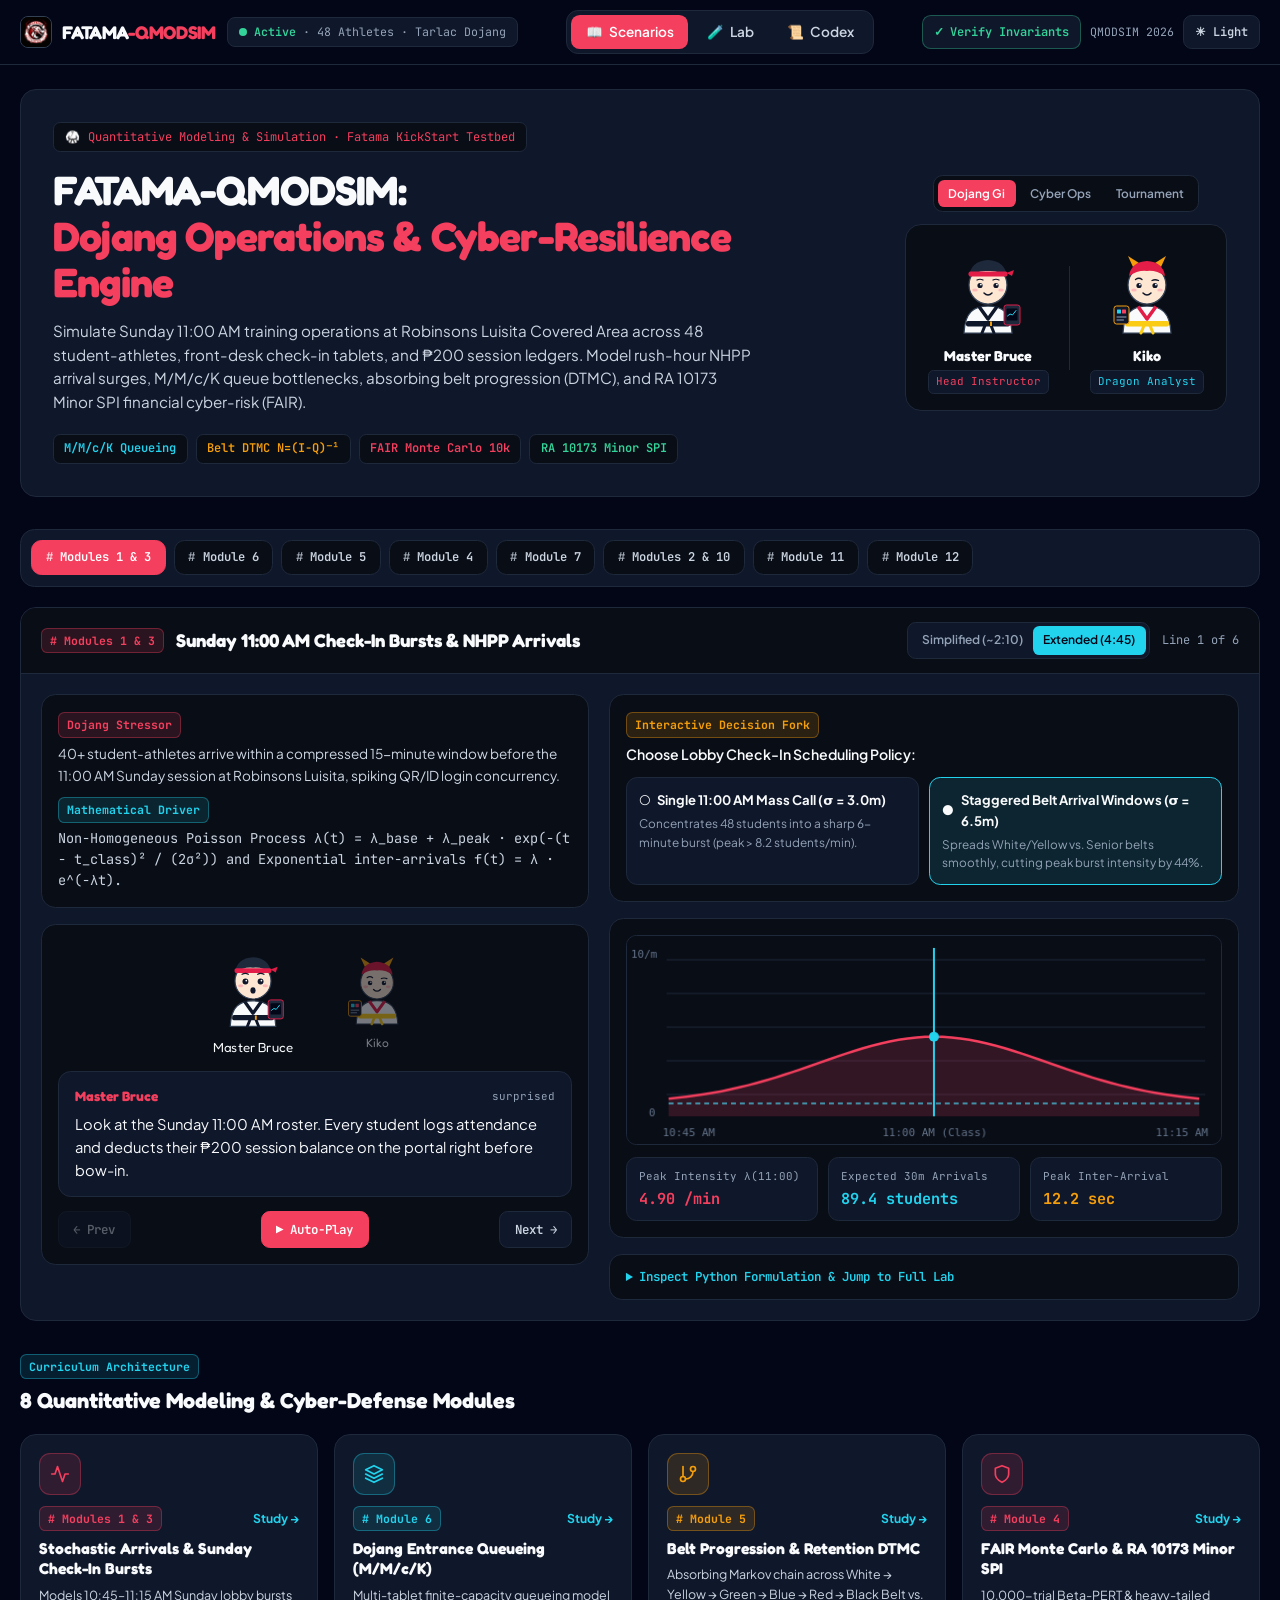
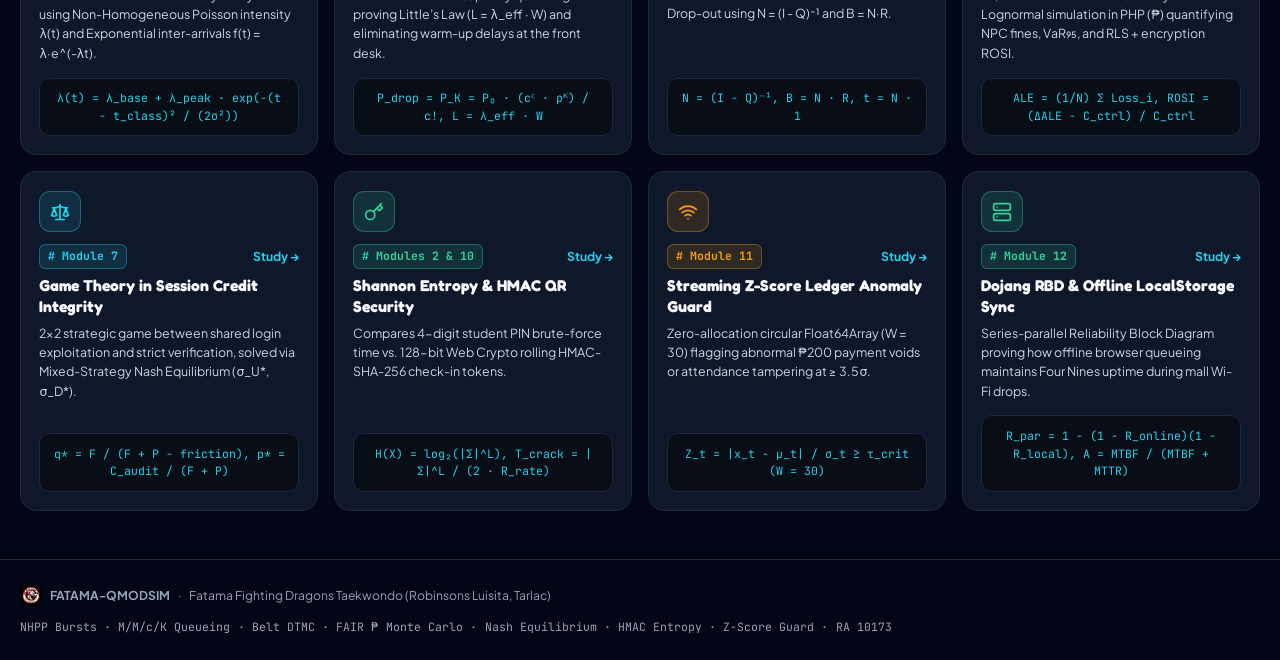
<file: index.html>
<!DOCTYPE html>
<html lang="en">
<head>
  <meta charset="utf-8">
  <meta http-equiv="refresh" content="0; url=qmodsim.html">
  <title>FATAMA-QMODSIM</title>
  <link rel="icon" type="image/x-icon" href="images/favicon.ico">
  <script>
    window.location.replace("qmodsim.html");
  </script>
</head>
<body>
  <p>Redirecting to <a href="qmodsim.html">FATAMA-QMODSIM</a>...</p>
</body>
</html>
</file>
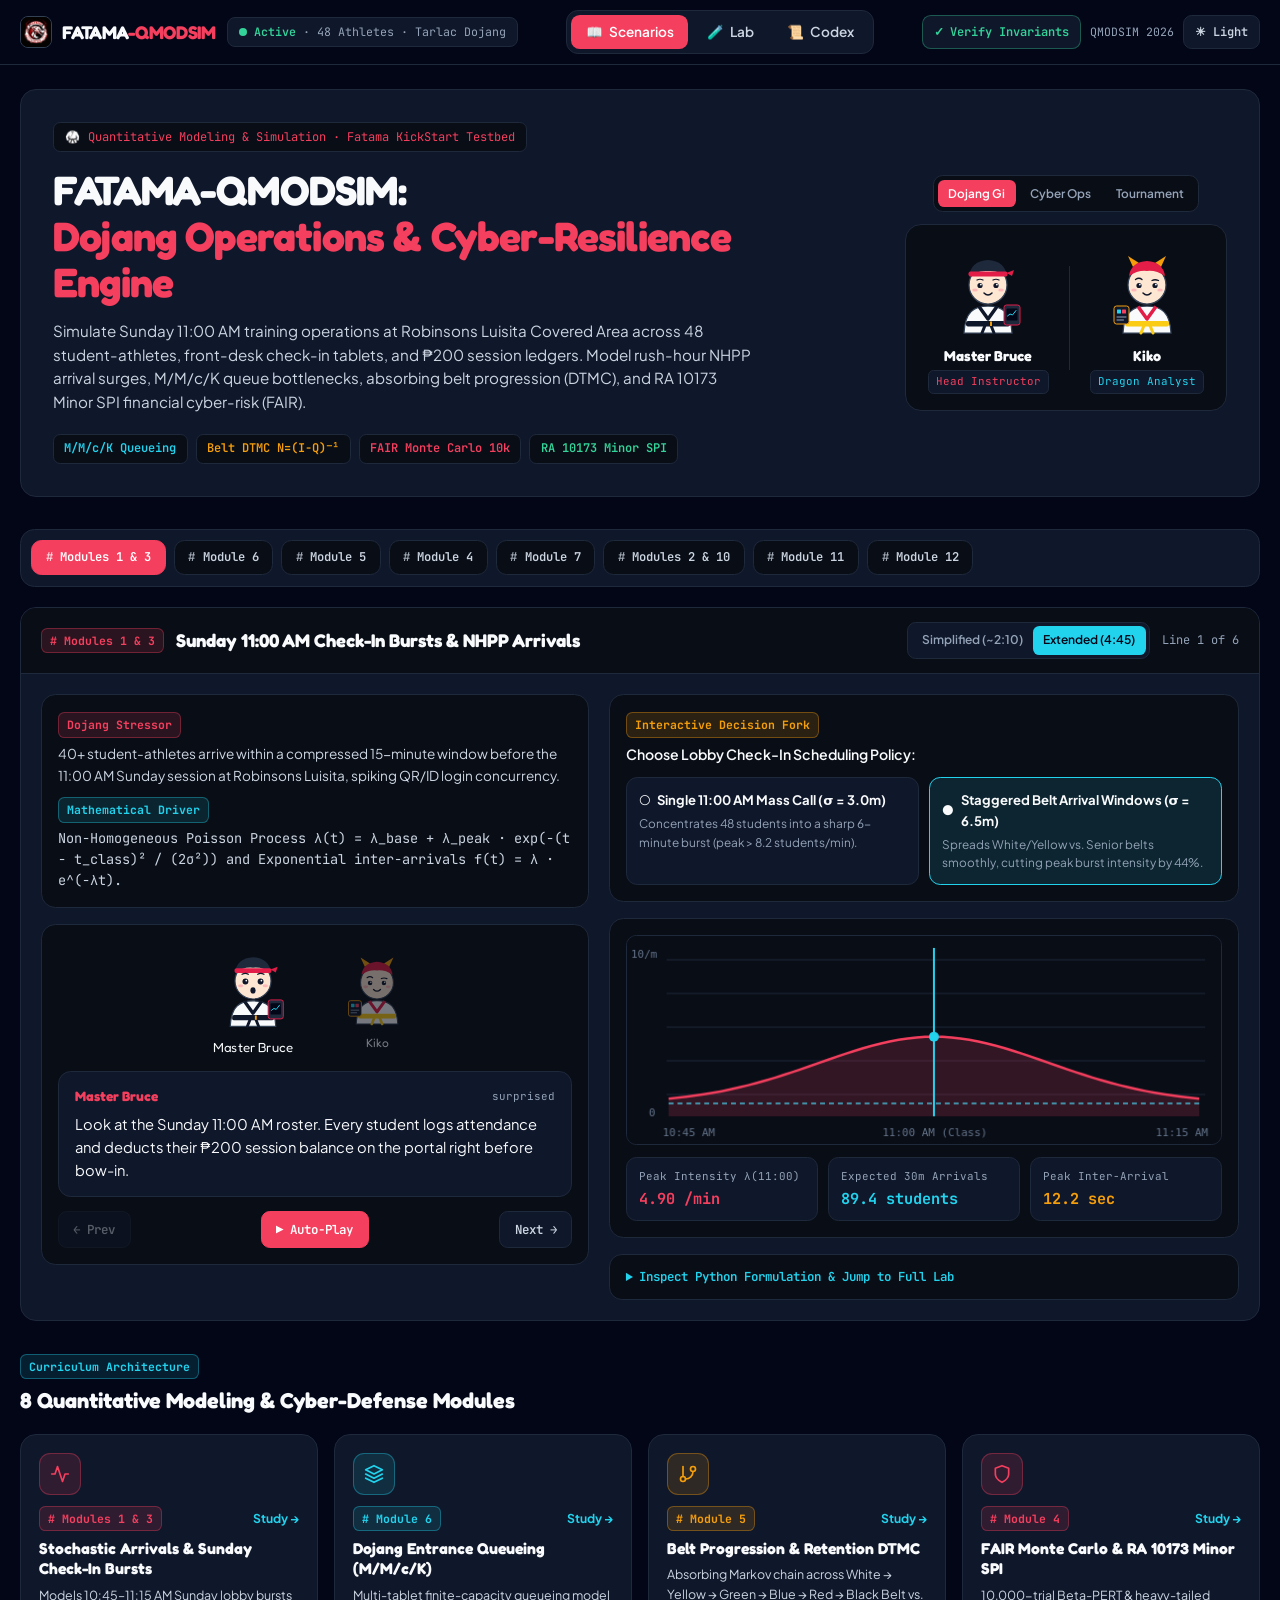
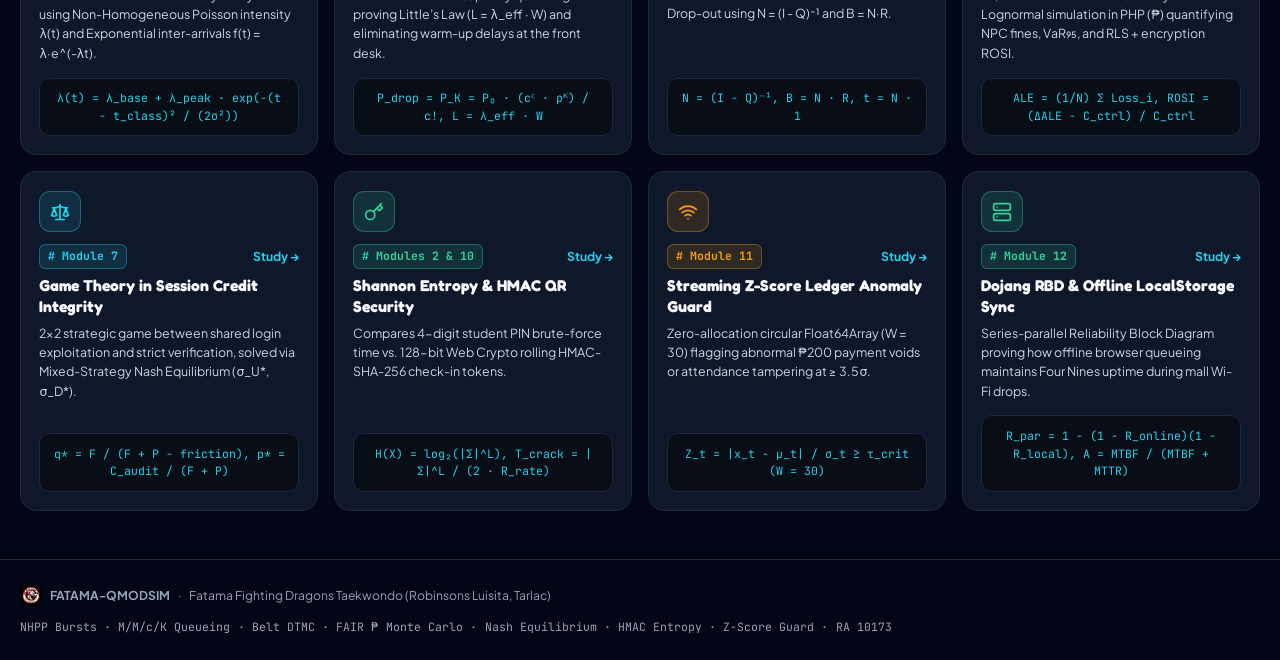
<file: qmodsim.html>
<!doctype html>
<html lang="en" class="dark" data-theme="dark">
<head>
  <meta charset="UTF-8" />
  <meta name="viewport" content="width=device-width, initial-scale=1.0" />
  <title>FATAMA-QMODSIM: Dojang Operations &amp; Cyber-Resilience Engine</title>
  <link rel="icon" type="image/x-icon" href="images/favicon.ico" />
  <link rel="apple-touch-icon" href="images/fatama_logo.png" />
  <meta name="description" content="Interactive QMODSIM Web Artifact for Fatama Fighting Dragons Taekwondo: NHPP Sunday check-in bursts, M/M/c/K tablet queues, DTMC belt progression, FAIR RA 10173 Monte Carlo, Nash Game Theory, HMAC entropy, Z-score anomaly guard, and RBD offline sync." />
  <link rel="preconnect" href="https://fonts.googleapis.com" />
  <link rel="preconnect" href="https://fonts.gstatic.com" crossorigin />
  <link href="https://fonts.googleapis.com/css2?family=Fredoka:wght@500;600;700&family=JetBrains+Mono:wght@400;500;600;700&family=Plus+Jakarta+Sans:wght@400;500;600;700&display=swap" rel="stylesheet" media="print" onload="this.media='all'" />
  <link rel="stylesheet" href="src/styles/qmodsim.css" />
</head>
<body>
  <div id="app"></div>
  <script type="module" src="src/app.js"></script>
</body>
</html>
</file>
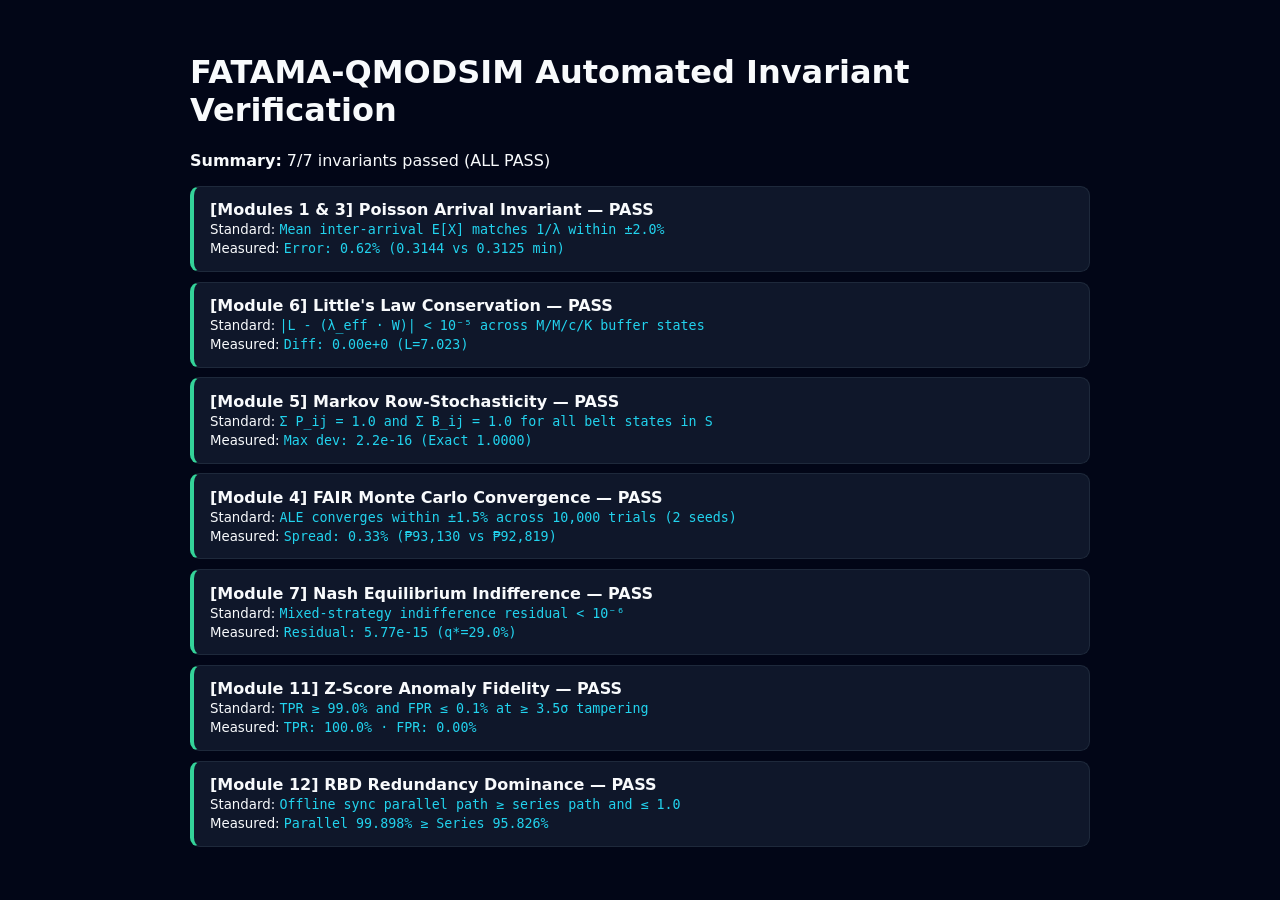
<file: tests/verify.html>
<!doctype html>
<html lang="en">
<head>
  <meta charset="UTF-8" />
  <title>FATAMA-QMODSIM Engine Verification Runner</title>
  <style>
    body { font-family: system-ui, sans-serif; background: #020617; color: #f8fafc; padding: 2rem; max-width: 900px; margin: 0 auto; }
    .row { padding: 0.85rem 1rem; margin: 0.6rem 0; border-radius: 0.6rem; background: #0f172a; border: 1px solid #1e293b; }
    .pass { border-left: 4px solid #34d399; }
    .fail { border-left: 4px solid #f43f5e; }
    code { font-family: ui-monospace, monospace; color: #22d3ee; }
  </style>
</head>
<body>
  <h1>FATAMA-QMODSIM Automated Invariant Verification</h1>
  <div id="output">Running mathematical invariant checks...</div>
  <script type="module">
    import { runInvariantChecks } from '../src/engines/validation.js';
    const results = runInvariantChecks();
    const out = document.getElementById('output');
    const allOk = results.every((r) => r.passed);
    out.innerHTML = `<p><strong>Summary:</strong> ${results.filter((r) => r.passed).length}/${results.length} invariants passed (${allOk ? 'ALL PASS' : 'FAILURE'})</p>` +
      results.map((r) => `
        <div class="row ${r.passed ? 'pass' : 'fail'}">
          <strong>[${r.module}] ${r.target} — ${r.passed ? 'PASS' : 'FAIL'}</strong><br/>
          <small>Standard: <code>${r.standard}</code></small><br/>
          <small>Measured: <code>${r.measured}</code></small>
        </div>
      `).join('');
  </script>
</body>
</html>
</file>
<file: src/styles/qmodsim.css>
/* FATAMA-QMODSIM Dual-Theme Design System (Dark & Light)
   Modeled after PULSE-GUARD's crisp 1px-bordered editorial workbench */

:root {
  --bg-app: #020617;
  --bg-surface: #0f172a;
  --bg-recessed: #090d16;
  --bg-elevated: #1e293b;
  --border: #1e293b;
  --border-strong: #334155;
  --text-primary: #f8fafc;
  --text-secondary: #cbd5e1;
  --text-muted: #94a3b8;
  --crimson: #f43f5e;
  --crimson-bg: rgba(244, 63, 94, 0.14);
  --crimson-border: rgba(244, 63, 94, 0.35);
  --cyan: #22d3ee;
  --cyan-bg: rgba(34, 211, 238, 0.12);
  --cyan-border: rgba(34, 211, 238, 0.35);
  --gold: #f59e0b;
  --gold-bg: rgba(245, 158, 11, 0.14);
  --gold-border: rgba(245, 158, 11, 0.35);
  --emerald: #34d399;
  --emerald-bg: rgba(52, 211, 153, 0.14);
  --emerald-border: rgba(52, 211, 153, 0.35);
  --font-display: 'Fredoka', system-ui, -apple-system, sans-serif;
  --font-body: 'Plus Jakarta Sans', system-ui, -apple-system, sans-serif;
  --font-mono: 'JetBrains Mono', ui-monospace, SFMono-Regular, monospace;
  color-scheme: dark;
}

html.light {
  --bg-app: #f8fafc;
  --bg-surface: #ffffff;
  --bg-recessed: #f1f5f9;
  --bg-elevated: #e2e8f0;
  --border: #e2e8f0;
  --border-strong: #cbd5e1;
  --text-primary: #0f172a;
  --text-secondary: #334155;
  --text-muted: #64748b;
  --crimson: #e11d48;
  --crimson-bg: #fff1f2;
  --crimson-border: #fecdd3;
  --cyan: #0284c7;
  --cyan-bg: #f0f9ff;
  --cyan-border: #bae6fd;
  --gold: #d97706;
  --gold-bg: #fffbeb;
  --gold-border: #fde68a;
  --emerald: #16a34a;
  --emerald-bg: #ecfdf5;
  --emerald-border: #a7f3d0;
  color-scheme: light;
}

*, *::before, *::after { box-sizing: border-box; }

body {
  margin: 0;
  background: var(--bg-app);
  color: var(--text-primary);
  font-family: var(--font-body);
  line-height: 1.55;
  -webkit-font-smoothing: antialiased;
}

button { font: inherit; color: inherit; cursor: pointer; }
code, pre { font-family: var(--font-mono); }
.tabular-nums { font-variant-numeric: tabular-nums; font-family: var(--font-mono); }
.mono-sm { font-family: var(--font-mono); font-size: 0.8rem; color: var(--text-secondary); margin: 0.25rem 0 0; }
.text-cyan { color: var(--cyan); }
.text-rose { color: var(--crimson); }
.text-gold { color: var(--gold); }
.text-emerald { color: var(--emerald); }

.app-frame { min-height: 100vh; display: flex; flex-direction: column; }

/* Sticky Top Bar */
.top-header {
  position: sticky;
  top: 0;
  z-index: 40;
  background: var(--bg-app);
  border-bottom: 1px solid var(--border);
  padding: 0 1.25rem;
}

.header-inner {
  max-width: 80rem;
  margin: 0 auto;
  height: 4rem;
  display: flex;
  align-items: center;
  justify-content: space-between;
  gap: 1rem;
}

.brand-group { display: flex; align-items: center; gap: 0.75rem; min-width: 0; }
.brand-btn {
  display: inline-flex; align-items: center; gap: 0.6rem;
  background: transparent; border: none; padding: 0; text-align: left;
}
.brand-emblem { width: 2rem; height: 2rem; border-radius: 0.5rem; object-fit: cover; border: 1px solid var(--border-strong); }
.brand-wordmark { font-family: var(--font-display); font-size: 1.15rem; font-weight: 700; letter-spacing: -0.02em; }
.brand-accent { color: var(--crimson); }

.status-badge {
  display: inline-flex; align-items: center; gap: 0.45rem;
  padding: 0.28rem 0.65rem; border-radius: 0.5rem;
  background: var(--bg-surface); border: 1px solid var(--border);
  font-family: var(--font-mono); font-size: 0.73rem; color: var(--text-muted);
}
.pulse-dot { width: 0.5rem; height: 0.5rem; border-radius: 999px; background: var(--emerald); }
.status-ok-text { color: var(--emerald); font-weight: 600; }

.main-nav {
  display: flex; align-items: center; gap: 0.25rem; padding: 0.25rem;
  background: var(--bg-surface); border: 1px solid var(--border); border-radius: 0.75rem;
}
.mobile-nav-bar { display: none; }

.nav-pill {
  display: inline-flex; align-items: center; gap: 0.4rem;
  padding: 0.4rem 0.9rem; border-radius: 0.55rem; border: none;
  background: transparent; color: var(--text-secondary);
  font-size: 0.85rem; font-weight: 600; transition: background 0.15s, color 0.15s;
}
.nav-pill:hover { background: var(--bg-recessed); color: var(--text-primary); }
.nav-pill.is-active { background: var(--crimson); color: #ffffff; }

.header-actions { display: flex; align-items: center; gap: 0.55rem; }
.qmod-year { font-family: var(--font-mono); font-size: 0.72rem; color: var(--text-muted); }

.validation-trigger-btn, .theme-toggle-btn {
  display: inline-flex; align-items: center; gap: 0.35rem;
  padding: 0.4rem 0.7rem; border-radius: 0.55rem;
  background: var(--bg-surface); border: 1px solid var(--border);
  font-family: var(--font-mono); font-size: 0.75rem; font-weight: 600;
  color: var(--text-secondary);
}
.validation-trigger-btn { border-color: var(--emerald-border); color: var(--emerald); }
.validation-trigger-btn:hover, .theme-toggle-btn:hover { background: var(--bg-recessed); }

/* Main Container & Hero Card */
.main-container {
  flex: 1;
  width: 100%;
  max-width: 80rem;
  margin: 0 auto;
  padding: 1.5rem 1.25rem 3rem;
  display: flex;
  flex-direction: column;
  gap: 2rem;
}

.hero-card {
  background: var(--bg-surface);
  border: 1px solid var(--border);
  border-radius: 1rem;
  padding: 2rem;
  display: flex;
  align-items: center;
  justify-content: space-between;
  gap: 2rem;
}

.hero-copy { flex: 1; max-width: 44rem; }
.hero-kicker {
  display: inline-flex; align-items: center; gap: 0.5rem;
  padding: 0.3rem 0.7rem; border-radius: 0.45rem;
  background: var(--bg-recessed); border: 1px solid var(--border);
  font-family: var(--font-mono); font-size: 0.75rem; color: var(--crimson);
  margin-bottom: 1rem;
}
.hero-title {
  font-family: var(--font-display);
  font-size: clamp(1.85rem, 3.2vw, 2.85rem);
  line-height: 1.12;
  margin: 0 0 0.85rem;
  letter-spacing: -0.02em;
}
.hero-accent { color: var(--crimson); }
.hero-desc { color: var(--text-secondary); font-size: 0.95rem; margin: 0 0 1.25rem; max-width: 66ch; }
.hero-tags { display: flex; flex-wrap: wrap; gap: 0.5rem; }

.tag-pill {
  padding: 0.3rem 0.65rem; border-radius: 0.45rem;
  background: var(--bg-recessed); border: 1px solid var(--border);
  font-size: 0.75rem; font-weight: 600;
}
.tag-cyan { color: var(--cyan); }
.tag-gold { color: var(--gold); }
.tag-crimson { color: var(--crimson); }
.tag-emerald { color: var(--emerald); }

.hero-mascot-col { display: flex; flex-direction: column; align-items: center; gap: 0.75rem; flex-shrink: 0; }
.variant-switcher {
  display: flex; gap: 0.25rem; padding: 0.25rem;
  background: var(--bg-recessed); border: 1px solid var(--border); border-radius: 0.6rem;
}
.variant-btn {
  border: none; background: transparent; padding: 0.28rem 0.65rem; border-radius: 0.4rem;
  font-size: 0.74rem; font-weight: 600; color: var(--text-muted);
}
.variant-btn.is-active { background: var(--crimson); color: #ffffff; }

.mascot-duo-card {
  display: flex; align-items: center; gap: 1.25rem;
  padding: 1rem 1.35rem; border-radius: 1rem;
  background: var(--bg-recessed); border: 1px solid var(--border);
}
.mascot-unit { display: flex; flex-direction: column; align-items: center; gap: 0.2rem; }
.mascot-unit strong { font-family: var(--font-display); font-size: 0.9rem; }
.duo-divider { width: 1px; height: 6.5rem; background: var(--border); }
.role-badge {
  font-family: var(--font-mono); font-size: 0.68rem; padding: 0.15rem 0.45rem;
  border-radius: 0.35rem; border: 1px solid var(--border); background: var(--bg-surface);
}
.role-badge.is-crimson { color: var(--crimson); }
.role-badge.is-cyan { color: var(--cyan); }

/* Pill Strip & Shared Cards */
.pill-strip {
  display: flex; gap: 0.5rem; overflow-x: auto; padding: 0.65rem;
  background: var(--bg-surface); border: 1px solid var(--border); border-radius: 0.9rem;
  margin-bottom: 1.25rem;
}
.strip-pill {
  display: inline-flex; align-items: center; gap: 0.45rem; white-space: nowrap;
  padding: 0.45rem 0.85rem; border-radius: 0.65rem;
  background: var(--bg-recessed); border: 1px solid var(--border);
  font-family: var(--font-mono); font-size: 0.76rem; font-weight: 600; color: var(--text-secondary);
}
.strip-pill.is-active { background: var(--crimson); border-color: var(--crimson); color: #ffffff; }
.strip-hash { opacity: 0.8; }

.badge-mono {
  display: inline-block; font-family: var(--font-mono); font-size: 0.72rem; font-weight: 700;
  padding: 0.18rem 0.5rem; border-radius: 0.4rem; border: 1px solid var(--border);
}
.badge-crimson { color: var(--crimson); background: var(--crimson-bg); border-color: var(--crimson-border); }
.badge-cyan { color: var(--cyan); background: var(--cyan-bg); border-color: var(--cyan-border); }
.badge-gold { color: var(--gold); background: var(--gold-bg); border-color: var(--gold-border); }
.badge-emerald { color: var(--emerald); background: var(--emerald-bg); border-color: var(--emerald-border); }
.badge-rose { color: var(--crimson); background: var(--crimson-bg); border-color: var(--crimson-border); }
.badge-muted { color: var(--text-muted); background: var(--bg-recessed); }

/* Scenarios Stage */
.scenario-stage {
  background: var(--bg-surface); border: 1px solid var(--border);
  border-radius: 1rem; overflow: hidden;
}
.stage-topbar {
  display: flex; align-items: center; justify-content: space-between; flex-wrap: wrap; gap: 0.75rem;
  padding: 0.9rem 1.25rem; background: var(--bg-recessed); border-bottom: 1px solid var(--border);
}
.stage-title-group { display: flex; align-items: center; gap: 0.75rem; min-width: 0; }
.stage-title { font-family: var(--font-display); font-size: 1.15rem; margin: 0; }
.stage-controls-right { display: flex; align-items: center; gap: 0.75rem; flex-wrap: wrap; }

.segmented-control {
  display: inline-flex; padding: 0.2rem; background: var(--bg-surface);
  border: 1px solid var(--border); border-radius: 0.55rem;
}
.seg-btn {
  border: none; background: transparent; padding: 0.3rem 0.65rem; border-radius: 0.4rem;
  font-size: 0.75rem; font-weight: 600; color: var(--text-muted);
}
.seg-btn.is-active { background: var(--cyan); color: #020617; }
.line-counter { font-size: 0.75rem; color: var(--text-muted); }

.stage-body {
  padding: 1.25rem;
  display: grid;
  grid-template-columns: 1fr 1.15fr;
  gap: 1.25rem;
}

.stage-dialogue-col, .stage-sim-col { display: flex; flex-direction: column; gap: 1rem; }

.threat-card, .dialogue-stage-box, .fork-panel, .scenario-visual-box {
  background: var(--bg-recessed); border: 1px solid var(--border);
  border-radius: 0.9rem; padding: 1rem;
}
.threat-row { margin-bottom: 0.65rem; }
.threat-row:last-child { margin-bottom: 0; }
.threat-row p { margin: 0.35rem 0 0; font-size: 0.85rem; color: var(--text-secondary); }

.dialogue-cast { display: flex; justify-content: center; gap: 2rem; margin-bottom: 0.9rem; }
.cast-avatar { display: flex; flex-direction: column; align-items: center; gap: 0.2rem; transition: opacity 0.2s, transform 0.2s; }
.cast-avatar.is-dimmed { opacity: 0.45; transform: scale(0.94); }
.cast-avatar.is-focused { opacity: 1; transform: scale(1.03); }
.cast-label { font-family: var(--font-display); font-size: 0.8rem; }

.speech-bubble {
  background: var(--bg-surface); border: 1px solid var(--border);
  border-radius: 0.8rem; padding: 0.9rem 1rem; margin-bottom: 0.9rem;
}
.speech-head { display: flex; justify-content: space-between; align-items: center; margin-bottom: 0.35rem; }
.speaker-tag { font-family: var(--font-display); font-size: 0.85rem; font-weight: 700; }
.speaker-tag.is-mentor { color: var(--crimson); }
.speaker-tag.is-apprentice { color: var(--cyan); }
.emotion-chip { font-family: var(--font-mono); font-size: 0.68rem; color: var(--text-muted); }
.speech-text { margin: 0; font-size: 0.92rem; color: var(--text-primary); }

.dialogue-nav { display: flex; justify-content: space-between; gap: 0.5rem; }

/* Buttons */
.btn-primary, .btn-secondary, .btn-danger, .btn-ghost-sm, .btn-chip {
  border-radius: 0.55rem; font-family: var(--font-mono); font-size: 0.78rem; font-weight: 600;
  padding: 0.48rem 0.9rem; border: 1px solid var(--border);
}
.btn-primary { background: var(--crimson); border-color: var(--crimson); color: #ffffff; }
.btn-primary:hover { filter: brightness(1.08); }
.btn-secondary { background: var(--bg-surface); color: var(--text-secondary); }
.btn-secondary:hover:not(:disabled) { background: var(--bg-elevated); }
.btn-secondary:disabled { opacity: 0.4; cursor: not-allowed; }
.btn-danger { background: var(--crimson-bg); border-color: var(--crimson-border); color: var(--crimson); }
.btn-ghost-sm { background: var(--bg-recessed); color: var(--cyan); padding: 0.3rem 0.65rem; font-size: 0.72rem; }
.btn-sm { padding: 0.38rem 0.75rem; font-size: 0.74rem; }
.btn-chip { background: var(--bg-recessed); color: var(--text-secondary); padding: 0.35rem 0.7rem; }
.btn-chip.is-active { background: var(--cyan); border-color: var(--cyan); color: #020617; }
.btn-group { display: flex; flex-wrap: wrap; gap: 0.4rem; }

/* Decision Fork */
.fork-prompt { margin: 0.4rem 0 0.7rem; font-size: 0.88rem; font-weight: 600; }
.fork-options { display: grid; grid-template-columns: 1fr 1fr; gap: 0.65rem; }
.fork-btn {
  text-align: left; padding: 0.75rem; border-radius: 0.7rem;
  background: var(--bg-surface); border: 1px solid var(--border);
  display: flex; flex-direction: column; gap: 0.3rem;
}
.fork-btn.is-selected { border-color: var(--cyan); background: var(--cyan-bg); }
.fork-btn-title { display: flex; align-items: center; gap: 0.4rem; font-size: 0.82rem; }
.fork-btn-impact { font-size: 0.74rem; color: var(--text-muted); }

/* Canvases & KPIs */
.plot-canvas { width: 100%; height: auto; display: block; border-radius: 0.65rem; border: 1px solid var(--border); }
.kpi-strip-3 { display: grid; grid-template-columns: repeat(3, 1fr); gap: 0.6rem; margin-top: 0.75rem; }
.kpi-strip-4 { display: grid; grid-template-columns: repeat(4, 1fr); gap: 0.6rem; margin-top: 0.75rem; }
.kpi-mini, .kpi-box {
  background: var(--bg-surface); border: 1px solid var(--border); border-radius: 0.65rem;
  padding: 0.6rem 0.75rem; display: flex; flex-direction: column; gap: 0.15rem;
}
.kpi-mini-label, .kpi-box small { font-size: 0.68rem; color: var(--text-muted); }
.kpi-mini-val, .kpi-box strong { font-size: 0.95rem; }

.code-drawer { background: var(--bg-recessed); border: 1px solid var(--border); border-radius: 0.8rem; padding: 0.75rem 1rem; }
.code-drawer summary { font-family: var(--font-mono); font-size: 0.78rem; font-weight: 600; color: var(--cyan); cursor: pointer; }
.code-drawer-inner { margin-top: 0.75rem; display: flex; flex-direction: column; gap: 0.65rem; align-items: flex-start; }
.code-pre {
  width: 100%; overflow-x: auto; margin: 0; padding: 0.85rem;
  background: var(--bg-app); border: 1px solid var(--border); border-radius: 0.65rem;
  font-size: 0.75rem; color: var(--text-secondary); line-height: 1.5;
}

/* Lab & Hub */
.hub-grid { display: grid; grid-template-columns: repeat(2, 1fr); gap: 1.25rem; }
.hub-kpi-grid { display: grid; grid-template-columns: repeat(2, 1fr); gap: 0.75rem; }
.lab-card {
  background: var(--bg-surface); border: 1px solid var(--border); border-radius: 1rem;
  padding: 1.25rem; display: flex; flex-direction: column; gap: 1rem;
}
.lab-card-head {
  display: flex; align-items: center; justify-content: space-between; flex-wrap: wrap; gap: 0.75rem;
  padding-bottom: 0.8rem; border-bottom: 1px solid var(--border);
}
.lab-card-head h3 { font-family: var(--font-display); font-size: 1.12rem; margin: 0.25rem 0 0; }
.lab-two-col { display: grid; grid-template-columns: 0.95fr 1.25fr; gap: 1.25rem; align-items: start; }
.controls-stack, .plot-stack { display: flex; flex-direction: column; gap: 0.85rem; }
.control-box, .invariant-box {
  background: var(--bg-recessed); border: 1px solid var(--border); border-radius: 0.85rem; padding: 1rem;
  display: flex; flex-direction: column; gap: 0.9rem;
}
.block-label { font-family: var(--font-mono); font-size: 0.7rem; font-weight: 700; color: var(--text-muted); text-transform: uppercase; letter-spacing: 0.04em; }

.slider-row { display: grid; grid-template-columns: 1fr auto; gap: 0.35rem 0.75rem; font-size: 0.82rem; }
.slider-row input[type="range"] { grid-column: 1 / -1; width: 100%; accent-color: var(--crimson); }
.button-group-row { display: flex; flex-direction: column; gap: 0.4rem; font-size: 0.82rem; }

/* 48-Athlete DTMC Cohort Grid */
.cohort-toolbar { display: flex; justify-content: space-between; align-items: center; flex-wrap: wrap; gap: 0.75rem; }
.cohort-grid {
  display: grid; grid-template-columns: repeat(12, minmax(0, 1fr)); gap: 0.45rem;
  padding: 0.9rem; background: var(--bg-recessed); border: 1px solid var(--border); border-radius: 0.85rem;
}
.athlete-tile {
  border-radius: 0.5rem; padding: 0.35rem 0.2rem; text-align: center;
  border: 1px solid rgba(15, 23, 42, 0.25); font-family: var(--font-mono);
  display: flex; flex-direction: column; align-items: center; line-height: 1.1;
}
.tile-num { font-size: 0.62rem; opacity: 0.8; }
.tile-rank { font-size: 0.66rem; font-weight: 700; }
.state-S0 { background: #f8fafc; color: #0f172a; }
.state-S1 { background: #facc15; color: #0f172a; }
.state-S2 { background: #22c55e; color: #052e16; }
.state-S3 { background: #3b82f6; color: #ffffff; }
.state-S4 { background: #ef4444; color: #ffffff; }
.state-S5 { background: #0f172a; color: #f59e0b; border-color: #f59e0b; }
.state-SD { background: #334155; color: #cbd5e1; opacity: 0.55; }

.belt-legend { display: flex; flex-wrap: wrap; gap: 0.75rem; font-size: 0.75rem; color: var(--text-secondary); }
.legend-item { display: inline-flex; align-items: center; gap: 0.35rem; }
.belt-swatch { width: 0.75rem; height: 0.75rem; border-radius: 0.2rem; border: 1px solid var(--border-strong); display: inline-block; }

.dtmc-mini-bars, .entropy-mini-card, .crypto-compare-box {
  background: var(--bg-surface); border: 1px solid var(--border); border-radius: 0.75rem;
  padding: 0.9rem; display: flex; flex-direction: column; gap: 0.65rem;
}
.dtmc-bar-row, .entropy-meter-row { display: flex; justify-content: space-between; font-size: 0.82rem; }
.progress-track { height: 0.55rem; background: var(--bg-recessed); border-radius: 999px; overflow: hidden; border: 1px solid var(--border); }
.progress-fill { height: 100%; }
.progress-fill.is-emerald { background: var(--emerald); }
.progress-fill.is-rose { background: var(--crimson); }
.belt-chip-row { display: grid; grid-template-columns: repeat(5, 1fr); gap: 0.4rem; margin-top: 0.25rem; }
.belt-cycle-chip {
  background: var(--bg-recessed); border: 1px solid var(--border); border-radius: 0.5rem;
  padding: 0.35rem; font-size: 0.68rem; display: flex; flex-direction: column; align-items: center; gap: 0.15rem;
}
.entropy-compare-grid { display: grid; grid-template-columns: repeat(3, 1fr); gap: 0.5rem; font-size: 0.78rem; }
.entropy-compare-grid div { background: var(--bg-recessed); padding: 0.45rem; border-radius: 0.5rem; display: flex; flex-direction: column; }
.crypto-token-row { display: flex; flex-direction: column; gap: 0.25rem; font-size: 0.78rem; }
.token-pill { padding: 0.45rem 0.65rem; border-radius: 0.45rem; font-size: 0.78rem; word-break: break-all; border: 1px solid var(--border); }
.token-pill.is-weak { background: var(--crimson-bg); color: var(--crimson); }
.token-pill.is-strong { background: var(--emerald-bg); color: var(--emerald); }

.payoff-table { width: 100%; border-collapse: collapse; font-size: 0.76rem; background: var(--bg-recessed); border-radius: 0.7rem; overflow: hidden; }
.payoff-table th, .payoff-table td { border: 1px solid var(--border); padding: 0.45rem 0.55rem; text-align: center; }

/* Codex View */
.section-banner {
  background: var(--bg-surface); border: 1px solid var(--border); border-radius: 1rem;
  padding: 1.5rem; display: flex; justify-content: space-between; align-items: center; flex-wrap: wrap; gap: 1rem;
  margin-bottom: 1.25rem;
}
.section-heading { font-family: var(--font-display); font-size: 1.5rem; margin: 0.35rem 0; }
.section-lead { margin: 0; font-size: 0.88rem; color: var(--text-secondary); max-width: 64ch; }
.pill-stat { display: inline-flex; align-items: center; gap: 0.5rem; padding: 0.45rem 0.85rem; background: var(--bg-recessed); border: 1px solid var(--border); border-radius: 0.75rem; font-size: 0.78rem; }
.dot { width: 0.5rem; height: 0.5rem; border-radius: 999px; }
.dot-cyan { background: var(--cyan); }

.codex-grid { display: grid; grid-template-columns: 0.9fr 1.35fr; gap: 1.25rem; align-items: start; }
.codex-sidebar { display: flex; flex-direction: column; gap: 0.65rem; }
.codex-nav-card {
  text-align: left; padding: 0.95rem; border-radius: 0.85rem;
  background: var(--bg-surface); border: 1px solid var(--border);
  display: flex; flex-direction: column; gap: 0.4rem;
}
.codex-nav-card.is-active { border-color: var(--cyan); }
.codex-nav-top, .codex-nav-foot { display: flex; justify-content: space-between; align-items: center; }
.codex-nav-card h4 { font-family: var(--font-display); font-size: 0.95rem; margin: 0; }
.codex-nav-card p { margin: 0; font-size: 0.78rem; color: var(--text-muted); display: -webkit-box; -webkit-line-clamp: 2; -webkit-box-orient: vertical; overflow: hidden; }
.badge-cat, .badge-law { font-family: var(--font-mono); font-size: 0.68rem; color: var(--text-muted); }
.badge-law { color: var(--emerald); }

.codex-detail-card {
  background: var(--bg-surface); border: 1px solid var(--border); border-radius: 1rem;
  padding: 1.5rem; display: flex; flex-direction: column; gap: 1.25rem;
}
.codex-detail-head h3 { font-family: var(--font-display); font-size: 1.4rem; margin: 0.5rem 0 0.25rem; }
.codex-subtitle { margin: 0; font-size: 0.85rem; color: var(--cyan); font-family: var(--font-mono); }
.formula-box {
  margin-top: 0.45rem; padding: 0.95rem 1rem; background: var(--bg-recessed); border: 1px solid var(--border);
  border-radius: 0.75rem; font-size: 0.92rem; color: var(--cyan); overflow-x: auto;
}
.derivation-list { margin: 0.5rem 0 0; padding-left: 0; list-style: none; display: flex; flex-direction: column; gap: 0.45rem; }
.derivation-list li {
  padding: 0.55rem 0.75rem; background: var(--bg-recessed); border: 1px solid var(--border);
  border-radius: 0.6rem; font-size: 0.8rem;
}
.step-num { font-family: var(--font-mono); font-weight: 700; color: var(--crimson); margin-right: 0.35rem; }
.codex-two-col { display: grid; grid-template-columns: 1fr 1fr; gap: 0.9rem; }
.info-callout { background: var(--bg-recessed); border: 1px solid var(--border); border-radius: 0.8rem; padding: 0.9rem; }
.info-callout.is-law { border-color: var(--emerald-border); }
.info-callout p { margin: 0.4rem 0 0; font-size: 0.82rem; color: var(--text-secondary); }
.code-header { display: flex; justify-content: space-between; align-items: center; margin-bottom: 0.4rem; }

/* 8-Card Overview Grid */
.overview-header { display: flex; justify-content: space-between; align-items: flex-end; flex-wrap: wrap; gap: 0.75rem; margin-bottom: 1rem; }
.overview-header h2 { font-family: var(--font-display); font-size: 1.35rem; margin: 0.3rem 0 0; }
.portal-link { font-family: var(--font-mono); font-size: 0.78rem; color: var(--cyan); text-decoration: none; }
.portal-link:hover { text-decoration: underline; }

.overview-grid { display: grid; grid-template-columns: repeat(4, minmax(0, 1fr)); gap: 1rem; }
.overview-card {
  background: var(--bg-surface); border: 1px solid var(--border); border-radius: 1rem;
  padding: 1.15rem; display: flex; flex-direction: column; justify-content: space-between; gap: 0.9rem;
}
.overview-icon {
  width: 2.6rem; height: 2.6rem; border-radius: 0.7rem; border: 1px solid var(--border);
  display: flex; align-items: center; justify-content: center; margin-bottom: 0.7rem;
}
.overview-icon.is-crimson { color: var(--crimson); background: var(--crimson-bg); border-color: var(--crimson-border); }
.overview-icon.is-cyan { color: var(--cyan); background: var(--cyan-bg); border-color: var(--cyan-border); }
.overview-icon.is-gold { color: var(--gold); background: var(--gold-bg); border-color: var(--gold-border); }
.overview-icon.is-emerald { color: var(--emerald); background: var(--emerald-bg); border-color: var(--emerald-border); }
.overview-card-meta { display: flex; justify-content: space-between; align-items: center; margin-bottom: 0.45rem; }
.study-link { background: transparent; border: none; padding: 0; font-size: 0.76rem; font-weight: 700; color: var(--cyan); }
.overview-card h3 { font-family: var(--font-display); font-size: 0.98rem; margin: 0 0 0.4rem; line-height: 1.3; }
.overview-card p { margin: 0; font-size: 0.78rem; color: var(--text-secondary); }
.overview-formula {
  padding: 0.65rem 0.75rem; background: var(--bg-recessed); border: 1px solid var(--border);
  border-radius: 0.65rem; font-size: 0.72rem; color: var(--cyan); overflow-x: auto; text-align: center;
}

/* Status Pills & Validation Drawer */
.status-pill {
  padding: 0.25rem 0.65rem; border-radius: 999px; font-family: var(--font-mono); font-size: 0.73rem; font-weight: 700;
  border: 1px solid var(--border);
}
.status-pill.is-ok { color: var(--emerald); background: var(--emerald-bg); border-color: var(--emerald-border); }
.status-pill.is-warn { color: var(--crimson); background: var(--crimson-bg); border-color: var(--crimson-border); }
.status-pill.is-info { color: var(--cyan); background: var(--cyan-bg); border-color: var(--cyan-border); }

.modal-backdrop {
  position: fixed; inset: 0; z-index: 60; background: rgba(2, 6, 23, 0.75);
  display: flex; align-items: center; justify-content: center; padding: 1rem;
}
.validation-drawer {
  width: 100%; max-width: 56rem; max-height: 90vh; overflow-y: auto;
  background: var(--bg-surface); border: 1px solid var(--border-strong); border-radius: 1rem;
  padding: 1.5rem; display: flex; flex-direction: column; gap: 1.1rem;
}
.drawer-header, .drawer-footer { display: flex; justify-content: space-between; align-items: center; flex-wrap: wrap; gap: 0.75rem; }
.drawer-title { font-family: var(--font-display); font-size: 1.35rem; margin: 0.25rem 0; }
.drawer-sub, .drawer-footnote { margin: 0; font-size: 0.8rem; color: var(--text-muted); }
.drawer-header-actions { display: flex; align-items: center; gap: 0.6rem; }
.icon-btn { width: 2rem; height: 2rem; border-radius: 0.5rem; border: 1px solid var(--border); background: var(--bg-recessed); }

.validation-grid { display: flex; flex-direction: column; gap: 0.65rem; }
.validation-row {
  background: var(--bg-recessed); border: 1px solid var(--border); border-radius: 0.75rem;
  padding: 0.8rem 1rem; display: flex; flex-direction: column; gap: 0.4rem;
}
.validation-row.is-pass { border-left: 3px solid var(--emerald); }
.validation-row.is-fail { border-left: 3px solid var(--crimson); }
.validation-row-top { display: flex; justify-content: space-between; align-items: center; gap: 0.5rem; }
.validation-title-group { display: flex; align-items: center; gap: 0.5rem; }
.result-chip { font-family: var(--font-mono); font-size: 0.72rem; font-weight: 700; padding: 0.15rem 0.5rem; border-radius: 0.4rem; }
.result-chip.is-ok { background: var(--emerald-bg); color: var(--emerald); }
.result-chip.is-warn { background: var(--crimson-bg); color: var(--crimson); }
.validation-meta { display: flex; flex-direction: column; gap: 0.2rem; font-size: 0.77rem; color: var(--text-secondary); }
.meta-label { color: var(--text-muted); }

/* Footer */
.site-footer { border-top: 1px solid var(--border); padding: 1.5rem 1.25rem; background: var(--bg-app); margin-top: auto; }
.footer-inner {
  max-width: 80rem; margin: 0 auto; display: flex; justify-content: space-between;
  align-items: center; flex-wrap: wrap; gap: 0.75rem; font-size: 0.76rem; color: var(--text-muted);
}
.footer-brand { display: flex; align-items: center; gap: 0.5rem; }
.footer-logo { width: 1.4rem; height: 1.4rem; border-radius: 0.35rem; }
.footer-tags { display: flex; flex-wrap: wrap; gap: 0.45rem; font-family: var(--font-mono); font-size: 0.72rem; }

/* Responsive Breakpoints */
@media (max-width: 1024px) {
  .overview-grid { grid-template-columns: repeat(2, minmax(0, 1fr)); }
  .stage-body, .lab-two-col, .codex-grid, .hub-grid { grid-template-columns: 1fr; }
  .hero-card { flex-direction: column; align-items: flex-start; }
  .cohort-grid { grid-template-columns: repeat(8, minmax(0, 1fr)); }
}

@media (max-width: 768px) {
  .main-nav, .status-badge, .qmod-year { display: none; }
  .mobile-nav-bar {
    display: flex; justify-content: center; gap: 0.4rem;
    padding: 0.5rem 0; border-top: 1px solid var(--border);
  }
  .fork-options, .codex-two-col, .kpi-strip-4 { grid-template-columns: 1fr; }
  .overview-grid { grid-template-columns: 1fr; }
  .cohort-grid { grid-template-columns: repeat(6, minmax(0, 1fr)); }
}
</file>
